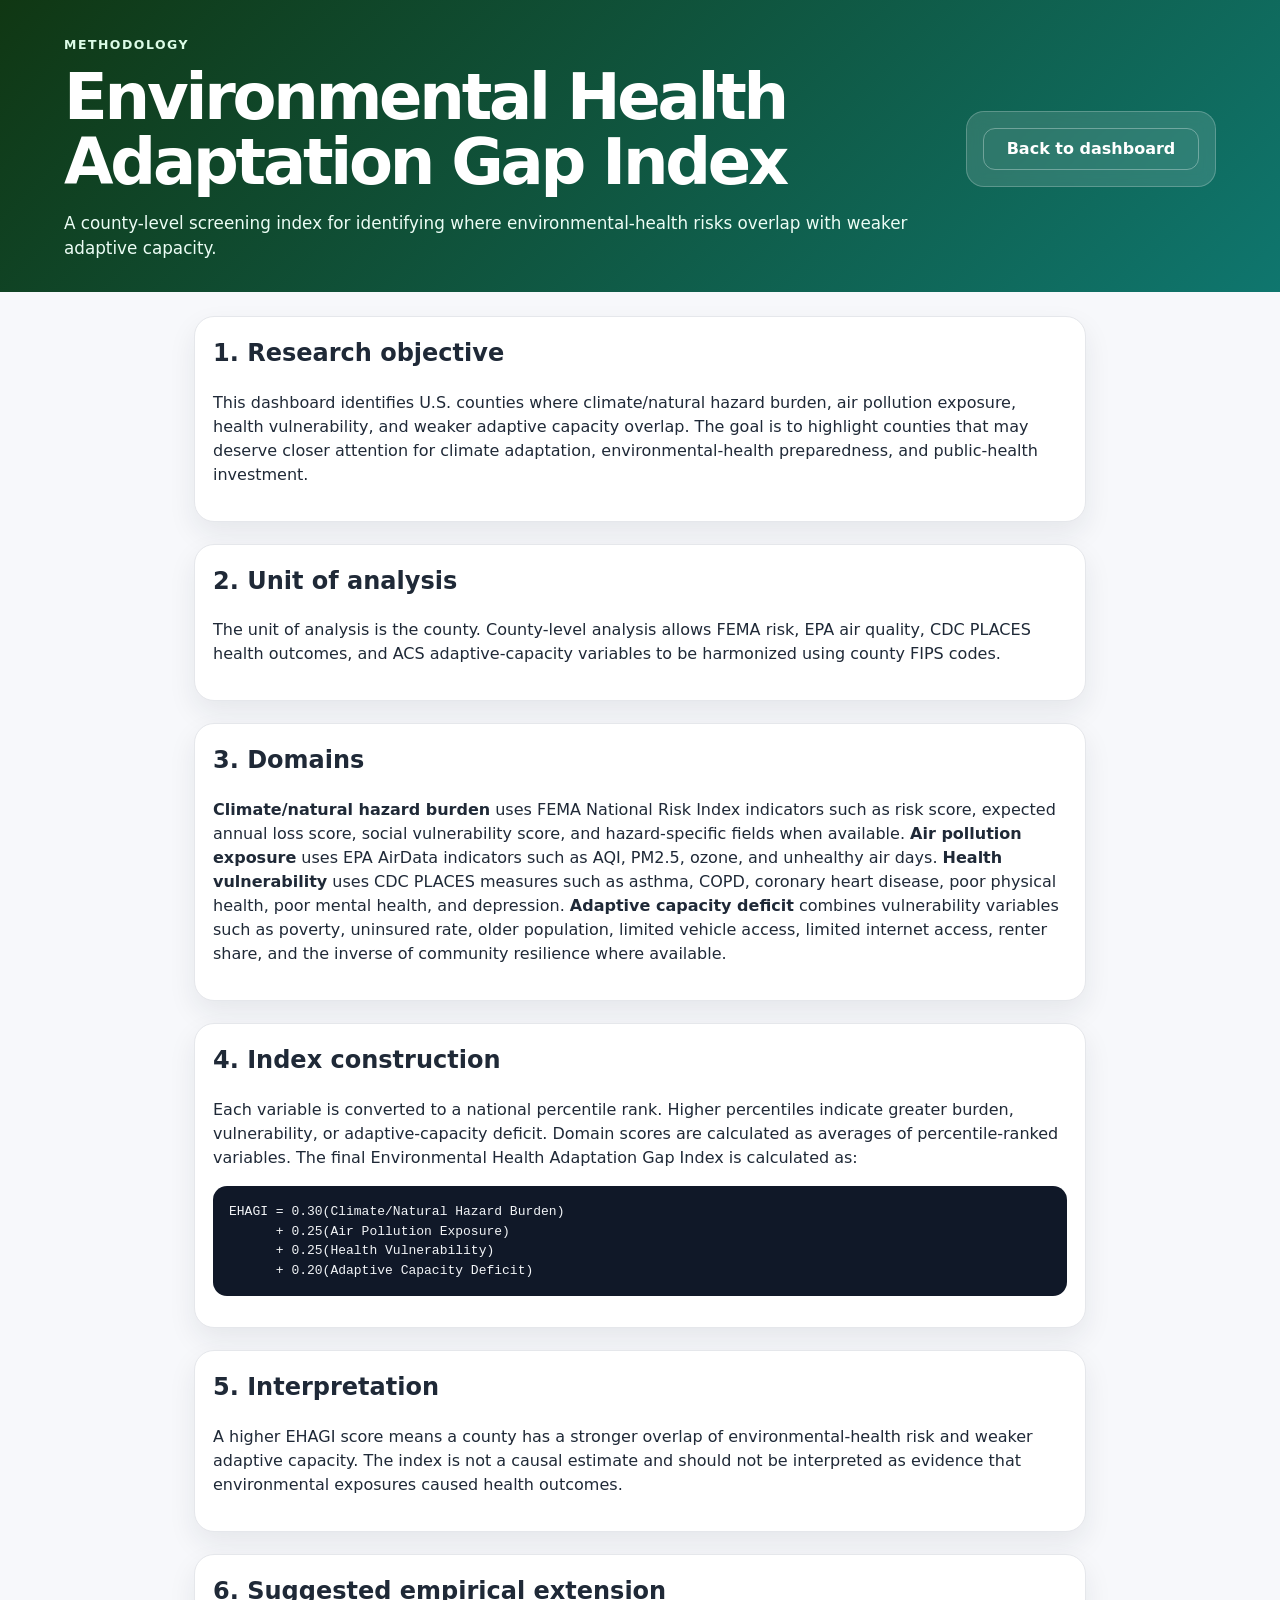
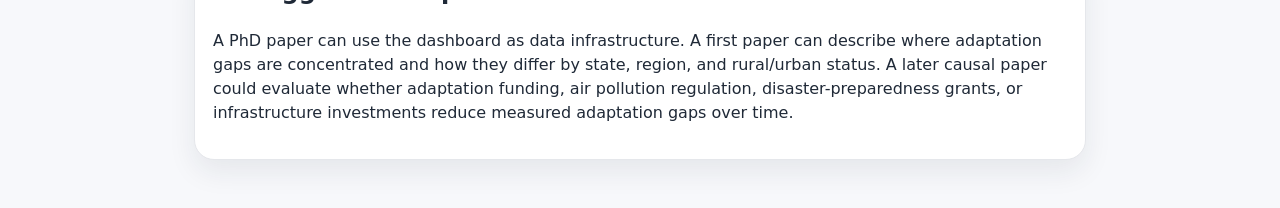
<file: docs/methodology.html>
<!doctype html>
<html lang="en">
<head>
  <meta charset="utf-8" />
  <meta name="viewport" content="width=device-width, initial-scale=1" />
  <title>Methodology | Environmental Health Adaptation Gap Dashboard</title>
  <link rel="stylesheet" href="assets/style.css" />
</head>
<body>
  <header class="hero small">
    <div>
      <p class="eyebrow">Methodology</p>
      <h1>Environmental Health Adaptation Gap Index</h1>
      <p class="subtitle">A county-level screening index for identifying where environmental-health risks overlap with weaker adaptive capacity.</p>
    </div>
    <div class="hero-card"><a href="index.html">Back to dashboard</a></div>
  </header>

  <main class="methodology">
    <section class="panel">
      <h2>1. Research objective</h2>
      <p>This dashboard identifies U.S. counties where climate/natural hazard burden, air pollution exposure, health vulnerability, and weaker adaptive capacity overlap. The goal is to highlight counties that may deserve closer attention for climate adaptation, environmental-health preparedness, and public-health investment.</p>
    </section>

    <section class="panel">
      <h2>2. Unit of analysis</h2>
      <p>The unit of analysis is the county. County-level analysis allows FEMA risk, EPA air quality, CDC PLACES health outcomes, and ACS adaptive-capacity variables to be harmonized using county FIPS codes.</p>
    </section>

    <section class="panel">
      <h2>3. Domains</h2>
      <p><strong>Climate/natural hazard burden</strong> uses FEMA National Risk Index indicators such as risk score, expected annual loss score, social vulnerability score, and hazard-specific fields when available. <strong>Air pollution exposure</strong> uses EPA AirData indicators such as AQI, PM2.5, ozone, and unhealthy air days. <strong>Health vulnerability</strong> uses CDC PLACES measures such as asthma, COPD, coronary heart disease, poor physical health, poor mental health, and depression. <strong>Adaptive capacity deficit</strong> combines vulnerability variables such as poverty, uninsured rate, older population, limited vehicle access, limited internet access, renter share, and the inverse of community resilience where available.</p>
    </section>

    <section class="panel">
      <h2>4. Index construction</h2>
      <p>Each variable is converted to a national percentile rank. Higher percentiles indicate greater burden, vulnerability, or adaptive-capacity deficit. Domain scores are calculated as averages of percentile-ranked variables. The final Environmental Health Adaptation Gap Index is calculated as:</p>
      <pre><code>EHAGI = 0.30(Climate/Natural Hazard Burden)
      + 0.25(Air Pollution Exposure)
      + 0.25(Health Vulnerability)
      + 0.20(Adaptive Capacity Deficit)</code></pre>
    </section>

    <section class="panel">
      <h2>5. Interpretation</h2>
      <p>A higher EHAGI score means a county has a stronger overlap of environmental-health risk and weaker adaptive capacity. The index is not a causal estimate and should not be interpreted as evidence that environmental exposures caused health outcomes.</p>
    </section>

    <section class="panel">
      <h2>6. Suggested empirical extension</h2>
      <p>A PhD paper can use the dashboard as data infrastructure. A first paper can describe where adaptation gaps are concentrated and how they differ by state, region, and rural/urban status. A later causal paper could evaluate whether adaptation funding, air pollution regulation, disaster-preparedness grants, or infrastructure investments reduce measured adaptation gaps over time.</p>
    </section>
  </main>
</body>
</html>
</file>
<file: docs/assets/style.css>
:root{
  --bg:#f7f8fb;
  --panel:#ffffff;
  --ink:#1f2937;
  --muted:#667085;
  --line:#e5e7eb;
  --accent:#166534;
  --accent2:#0f766e;
  --shadow:0 12px 28px rgba(31,41,55,.08);
}
*{box-sizing:border-box}
body{margin:0;background:var(--bg);color:var(--ink);font-family:Inter,system-ui,-apple-system,BlinkMacSystemFont,"Segoe UI",sans-serif;line-height:1.5}
a{color:var(--accent);text-decoration:none;font-weight:700}
.hero{display:flex;gap:24px;justify-content:space-between;align-items:flex-end;padding:36px 5vw 30px;background:linear-gradient(135deg,#103713,#0f766e);color:white}
.hero.small{align-items:center}
.eyebrow{letter-spacing:.12em;text-transform:uppercase;font-size:.78rem;margin:0 0 10px;color:#dcfce7;font-weight:800}
h1{font-size:clamp(2rem,5vw,4rem);line-height:1.02;margin:0;max-width:1080px;letter-spacing:-.05em}.subtitle{font-size:1.05rem;max-width:930px;color:#ecfdf5;margin:16px 0 0}.hero-card{min-width:250px;background:rgba(255,255,255,.13);padding:16px;border:1px solid rgba(255,255,255,.22);border-radius:18px;display:grid;gap:10px;backdrop-filter:blur(8px)}.hero-card a{color:white;border:1px solid rgba(255,255,255,.32);padding:8px 12px;border-radius:12px;text-align:center}
main{padding:24px 5vw 48px;display:grid;gap:22px}.controls{display:grid;grid-template-columns:repeat(5,minmax(150px,1fr));gap:14px;background:var(--panel);border:1px solid var(--line);box-shadow:var(--shadow);padding:16px;border-radius:20px;align-items:end}label{font-size:.84rem;font-weight:700;color:#344054;display:grid;gap:6px}select,input,button{font:inherit;border:1px solid var(--line);border-radius:12px;padding:10px 12px;background:white;color:var(--ink)}button{background:var(--accent);color:white;font-weight:800;cursor:pointer;border-color:var(--accent)}.kpis{display:grid;grid-template-columns:repeat(4,1fr);gap:14px}.kpi{background:var(--panel);border:1px solid var(--line);box-shadow:var(--shadow);border-radius:20px;padding:18px}.kpi span{font-size:2rem;font-weight:850;color:var(--accent)}.kpi p{margin:4px 0 0;color:var(--muted)}.grid{display:grid;gap:22px}.grid.two{grid-template-columns:1.25fr .85fr}.panel{background:var(--panel);border:1px solid var(--line);box-shadow:var(--shadow);border-radius:20px;padding:18px;min-width:0}.panel-title{display:flex;justify-content:space-between;gap:12px;align-items:flex-start;margin-bottom:12px}.panel-title h2{margin:0;font-size:1.22rem}.panel-title p{margin:3px 0 0;color:var(--muted);font-size:.92rem}#map{height:570px;border-radius:16px;border:1px solid var(--line);overflow:hidden;background:#eaf2f6}#scatter{height:420px}.table-wrap{overflow:auto;max-height:420px;border:1px solid var(--line);border-radius:14px}table{width:100%;border-collapse:collapse;font-size:.9rem}th,td{padding:10px 12px;border-bottom:1px solid var(--line);text-align:left;white-space:nowrap}th{position:sticky;top:0;background:#f9fafb;z-index:1;color:#344054}tr:hover{background:#f0fdf4;cursor:pointer}.profile-empty{color:var(--muted);border:1px dashed var(--line);padding:18px;border-radius:14px;background:#fafafa}.profile h3{margin:.2rem 0 .4rem;font-size:1.35rem}.profile .badge{display:inline-block;padding:6px 10px;border-radius:999px;background:#dcfce7;color:#166534;font-weight:850;font-size:.78rem;margin-bottom:12px}.profile-grid{display:grid;grid-template-columns:repeat(2,1fr);gap:10px;margin-top:12px}.profile-stat{border:1px solid var(--line);border-radius:14px;padding:12px;background:#fbfcfe}.profile-stat span{display:block;font-size:.72rem;color:var(--muted);font-weight:800;text-transform:uppercase;letter-spacing:.04em}.profile-stat strong{font-size:1.16rem;color:var(--ink)}.method-note{font-size:1rem;color:#344054;margin:0}.methodology{max-width:1020px;margin:0 auto}.methodology h2{margin-top:0}pre{background:#101828;color:#f2f4f7;padding:16px;border-radius:14px;overflow:auto}footer{padding:20px 5vw 36px;color:var(--muted);font-size:.9rem}.leaflet-popup-content{font-family:inherit}.legend{padding:8px 10px;background:white;border:1px solid var(--line);border-radius:10px;box-shadow:var(--shadow);font-size:.8rem}.legend i{display:inline-block;width:10px;height:10px;border-radius:999px;margin-right:6px}
@media(max-width:900px){.hero{display:grid}.controls{grid-template-columns:1fr}.kpis{grid-template-columns:1fr 1fr}.grid.two{grid-template-columns:1fr}#map{height:460px}.panel-title{display:block}}
@media(max-width:560px){.kpis{grid-template-columns:1fr}}
</file>
